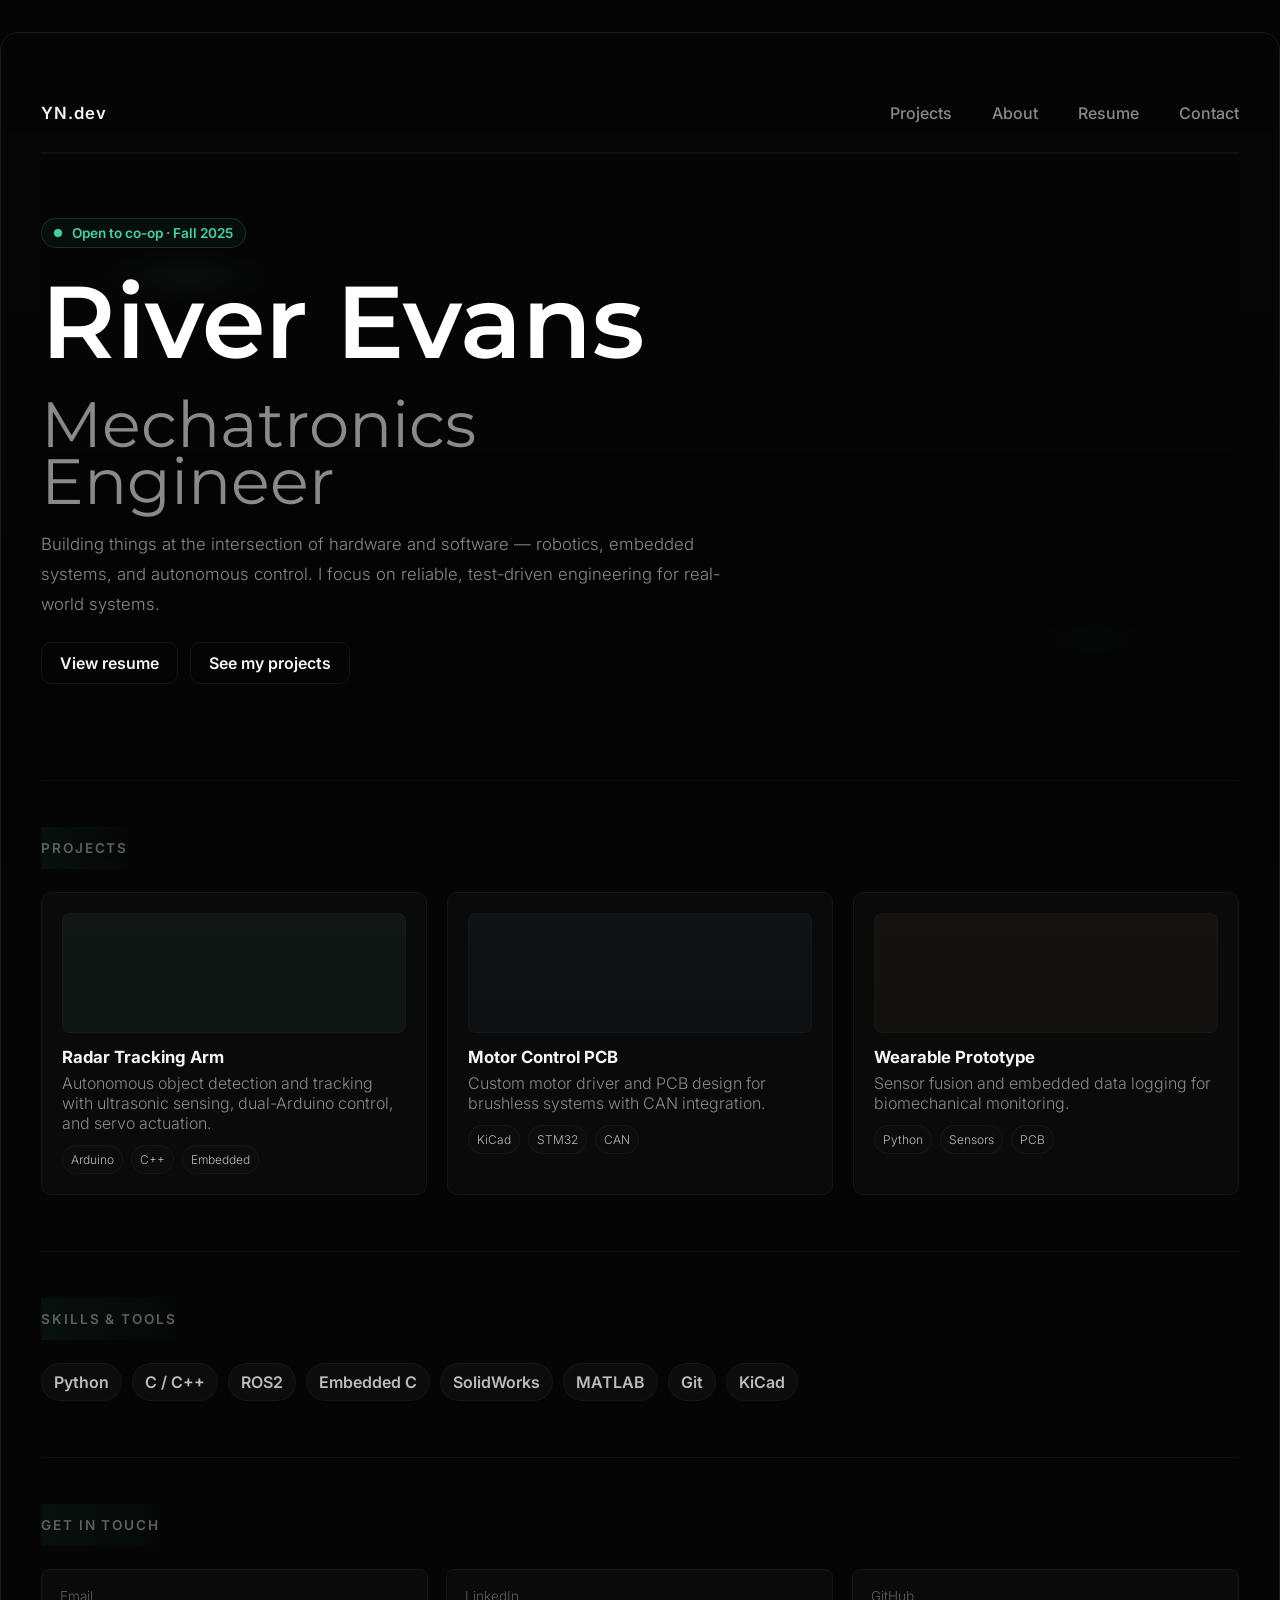
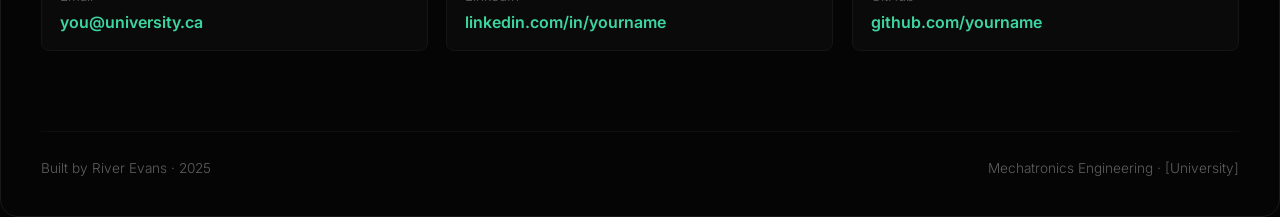
<file: index.html>
<!DOCTYPE html>
<html lang="en">
<head>
  <meta charset="UTF-8" />
  <meta name="viewport" content="width=device-width, initial-scale=1.0" />
  <title>River Evans – Portfolio</title>
  <link href="https://fonts.googleapis.com/css2?family=Inter:wght@300;400;600&family=Montserrat:wght@300;600&display=swap" rel="stylesheet">
  <link rel="stylesheet" href="style.css" />
</head>
<body>

  <div class="page-wrapper">
    <!-- Navbar -->
    <header class="navbar">
      <div class="nav-container">
        <a class="logo-text" href="#">YN.dev</a>
        <nav class="nav-links-wrap">
          <ul class="nav-links">
            <li><a href="#projects">Projects</a></li>
            <li><a href="#about">About</a></li>
            <li><a href="#resume">Resume</a></li>
            <li><a href="#contact">Contact</a></li>
          </ul>
          <button class="nav-burger" aria-label="Menu">☰</button>
        </nav>
      </div>
    </header>

    <main>
      <!-- Hero -->
      <section class="hero reveal" id="about">
        <!-- Replaced video with CSS parallax background for performance -->
        <div class="hero-content">
          <div class="status-badge"><span class="status-dot"></span> Open to co-op · Fall 2025</div>
          <h1 class="hero-title"><span class="name-line">River Evans</span><br><span class="title-line">Mechatronics Engineer</span></h1>
          <p class="hero-intro">Building things at the intersection of hardware and software — robotics, embedded systems, and autonomous control. I focus on reliable, test-driven engineering for real-world systems.</p>

          <div class="hero-ctas">
            <a class="btn outline" href="#resume">View resume</a>
            <a class="btn outline" href="#projects">See my projects</a>
          </div>
        </div>
      </section>

      <!-- Projects -->
      <section class="projects reveal stagger" id="projects">
        <div class="section-header"><span class="section-label">PROJECTS</span></div>
        <div class="projects-grid">
          <article class="project-card reveal">
            <div class="project-visual visual-green"></div>
            <h3>Radar Tracking Arm</h3>
            <p class="muted">Autonomous object detection and tracking with ultrasonic sensing, dual-Arduino control, and servo actuation.</p>
            <div class="tags"><span>Arduino</span><span>C++</span><span>Embedded</span></div>
          </article>

          <article class="project-card reveal">
            <div class="project-visual visual-blue"></div>
            <h3>Motor Control PCB</h3>
            <p class="muted">Custom motor driver and PCB design for brushless systems with CAN integration.</p>
            <div class="tags"><span>KiCad</span><span>STM32</span><span>CAN</span></div>
          </article>

          <article class="project-card reveal">
            <div class="project-visual visual-amber"></div>
            <h3>Wearable Prototype</h3>
            <p class="muted">Sensor fusion and embedded data logging for biomechanical monitoring.</p>
            <div class="tags"><span>Python</span><span>Sensors</span><span>PCB</span></div>
          </article>
        </div>
      </section>

      <!-- Skills -->
      <section class="skills reveal stagger" id="skills">
        <h2 class="section-label">SKILLS & TOOLS</h2>
        <div class="skills-row">
          <span class="skill-pill reveal">Python</span>
          <span class="skill-pill reveal">C / C++</span>
          <span class="skill-pill reveal">ROS2</span>
          <span class="skill-pill reveal">Embedded C</span>
          <span class="skill-pill reveal">SolidWorks</span>
          <span class="skill-pill reveal">MATLAB</span>
          <span class="skill-pill reveal">Git</span>
          <span class="skill-pill reveal">KiCad</span>
        </div>
      </section>

      <!-- Contact -->
      <section class="contact reveal stagger" id="contact">
        <h2 class="section-label">GET IN TOUCH</h2>
        <div class="contact-grid">
          <div class="contact-card reveal">
            <div class="contact-label">Email</div>
            <div class="contact-value"><a href="mailto:you@university.ca">you@university.ca</a></div>
          </div>
          <div class="contact-card reveal">
            <div class="contact-label">LinkedIn</div>
            <div class="contact-value"><a href="https://linkedin.com/in/yourname" target="_blank">linkedin.com/in/yourname</a></div>
          </div>
          <div class="contact-card reveal">
            <div class="contact-label">GitHub</div>
            <div class="contact-value"><a href="https://github.com/yourname" target="_blank">github.com/yourname</a></div>
          </div>
        </div>
      </section>
    </main>

    <footer class="footer">
      <div class="footer-left">Built by River Evans · 2025</div>
      <div class="footer-right">Mechatronics Engineering · [University]</div>
    </footer>
  </div>

  <script>
    // Simple burger menu for small screens
    const burger = document.querySelector('.nav-burger');
    const navLinks = document.querySelector('.nav-links');
    if (burger) {
      burger.addEventListener('click', () => {
        navLinks.classList.toggle('open');
      });
    }

    // Scroll reveal using IntersectionObserver with optional staggering
    (function(){
      const io = new IntersectionObserver((entries)=>{
        entries.forEach(entry=>{
          if(entry.isIntersecting){
            const el = entry.target;
            // if container has stagger class, reveal children with small delays
            if(el.classList.contains('stagger')){
              el.classList.add('show');
              const children = Array.from(el.querySelectorAll('.reveal'));
              children.forEach((ch,i)=>{
                setTimeout(()=> ch.classList.add('show'), i*90);
              });
            }
            el.classList.add('show');
            // also add .show to section label inside this element so header wipe plays
            const label = el.querySelector('.section-label');
            if(label) label.classList.add('show');
            io.unobserve(el);
          }
        });
      },{threshold:0.12});

      document.querySelectorAll('.reveal, .stagger').forEach(el=> io.observe(el));
    })();

    // Hero parallax: update CSS variable based on hero position (rAF throttled)
    (function(){
      const hero = document.querySelector('.hero');
      if(!hero) return;
      let ticking = false;
      function onScroll(){
        if(ticking) return;
        ticking = true;
        requestAnimationFrame(()=>{
          const rect = hero.getBoundingClientRect();
          // translate a small fraction of its offset for subtle parallax
          const translate = Math.round((rect.top) * 0.18);
          hero.style.setProperty('--hero-translate', translate + 'px');
          ticking = false;
        });
      }
      window.addEventListener('scroll', onScroll, {passive:true});
      window.addEventListener('resize', onScroll);
      onScroll();
    })();
  </script>
</body>
</html>
</file>
<file: style.css>
/* ========== CLEAN DARK PORTFOLIO CSS ========== */

/* Reset */
* { box-sizing: border-box; margin: 0; padding: 0; }
html, body { height: 100%; background: #050505; color: #f5f5f5; font-family: 'Inter', system-ui, -apple-system, 'Segoe UI', Roboto, sans-serif; font-weight: 300; }

/* Outer panel */
.page-wrapper { max-width: 1400px; margin: 32px auto; background: #050505; border: 1px solid #1a1a1a; border-radius: 18px; padding: 40px; overflow: hidden; }

/* Navbar */
.navbar { height: 80px; display: flex; align-items: center; border-bottom: 1px solid #111; }
.nav-container { width: 100%; max-width: 1320px; margin: 0 auto; display: flex; align-items: center; justify-content: space-between; }
.logo-text { color: #f5f5f5; font-weight: 600; letter-spacing: 0.06em; text-decoration: none; font-size: 1.05rem; }
.nav-links { display: flex; gap: 40px; list-style: none; align-items: center; }
.nav-links a { color: #8a8a8a; text-decoration: none; transition: color 0.22s ease; font-weight: 500; }
.nav-links a:hover { color: #ffffff; }
.nav-links a.active { color: #3dd6a0; }
.nav-burger { display: none; background: transparent; color: #f5f5f5; border: none; font-size: 1.2rem; }

/* Hero */
.hero { padding: 64px 0 96px 0; position: relative; overflow: visible; --hero-translate: 0px; }
.hero-content { max-width: 700px; text-align: left; position: relative; z-index: 3; }

/* Decorative parallax background (replaces video for performance) */
.hero::before {
  /* simplified decorative background for performance: remove expensive blur/filter */
  content: "";
  position: absolute;
  inset: -8% -4% -8% -4%;
  z-index: 0;
  /* smaller, cheaper gradients */
  background: radial-gradient(700px 240px at 15% 20%, rgba(61,214,160,0.05), transparent 12%), radial-gradient(600px 200px at 85% 70%, rgba(61,155,214,0.035), transparent 10%), linear-gradient(180deg, rgba(255,255,255,0.008), rgba(0,0,0,0.14));
  /* use GPU-friendly transform (translate3d) */
  transform: translate3d(0, var(--hero-translate), 0);
  will-change: transform, opacity;
  border-radius: 16px;
  pointer-events: none;
}
.hero::after { content: ""; position: absolute; inset: 0; background: linear-gradient(180deg, rgba(5,5,5,0.06), rgba(5,5,5,0.36)); z-index:1; border-radius: 16px; pointer-events: none; }

/* Respect reduced motion and mobile bandwidth */
@media (prefers-reduced-motion: reduce) {
  .hero-bg { display: none; }
}
@media (max-width: 680px) {
  .hero-bg { display: none; }
}
.status-badge { display: inline-flex; align-items: center; gap: 10px; padding: 6px 12px; border-radius: 999px; border: 1px solid rgba(61,214,160,0.18); background: rgba(61,214,160,0.04); color: #3dd6a0; font-weight: 600; font-size: 0.85rem; margin-bottom: 28px; }
.status-dot { width: 8px; height: 8px; background: #3dd6a0; border-radius: 50%; box-shadow: 0 0 8px rgba(61,214,160,0.08); }
.hero-title { font-family: 'Montserrat', system-ui, sans-serif; line-height: 0.9; margin: 0 0 18px 0; }
.hero-title .name-line { display: block; font-size: clamp(72px, 8vw, 120px); color: #ffffff; font-weight: 600; }
.hero-title .title-line { display: block; font-size: clamp(40px, 5vw, 64px); color: #8a8a8a; font-weight: 400; margin-top: 6px; }
.hero-intro { color: #8a8a8a; font-size: 1.05rem; line-height: 1.8; margin-bottom: 22px; }
.hero-ctas { display: flex; gap: 12px; margin-top: 12px; }
.btn { display: inline-block; padding: 10px 18px; border-radius: 10px; font-weight: 600; text-decoration: none; transition: all 0.22s ease; }
.btn.outline { border: 1px solid rgba(255,255,255,0.06); color: #f5f5f5; background: transparent; }
.btn.outline:hover { transform: translateY(-3px); border-color: rgba(61,214,160,0.28); color: #ffffff; }

/* Sections */
section { padding: 56px 0; border-top: 1px solid #0f0f0f; }
.section-label { color: #5f5f5f; letter-spacing: 0.14em; font-weight: 600; font-size: 0.85rem; display: inline-block; margin-bottom: 18px; }

/* Projects */
.projects-grid { display: grid; grid-template-columns: repeat(3, 1fr); gap: 20px; margin-top: 18px; }
.project-card { background: #0a0a0a; border: 1px solid #151515; padding: 20px; border-radius: 10px; transition: transform 0.22s ease; }
.project-card:hover { transform: translateY(-6px); /* avoid heavy box-shadow for performance */ border-color: rgba(61,214,160,0.06); }
.project-visual { height: 120px; border-radius: 8px; margin-bottom: 14px; background: linear-gradient(180deg, rgba(255,255,255,0.02), rgba(255,255,255,0.01)); border: 1px solid rgba(255,255,255,0.02); }
.visual-green { background-color: rgba(61,214,160,0.04); }
.visual-blue { background-color: rgba(61,155,214,0.03); }
.visual-amber { background-color: rgba(214,155,61,0.03); }
.project-card h3 { margin: 0 0 6px 0; font-size: 1.05rem; color: #f5f5f5; }
.project-card .muted { color: #8a8a8a; margin-bottom: 12px; }
.tags { display:flex; gap:8px; flex-wrap:wrap; }
.tags span { font-size: 0.75rem; padding:6px 8px; border-radius:999px; border:1px solid rgba(255,255,255,0.04); color:#bbb; background:#0c0c0c; }

/* Skills */
.skills-row { display:flex; gap:10px; flex-wrap:wrap; margin-top:18px; }
.skill-pill { padding:8px 12px; border-radius:999px; border:1px solid rgba(255,255,255,0.04); background:#0c0c0c; color:#bbb; font-weight:600; }

/* Contact */
.contact-grid { display:grid; grid-template-columns: repeat(3,1fr); gap:18px; margin-top:18px; }
.contact-card { background:#0a0a0a; border:1px solid #151515; padding:18px; border-radius:8px; }
.contact-label { color:#5f5f5f; font-size:0.85rem; margin-bottom:8px; }
.contact-value a { color:#3dd6a0; text-decoration:none; font-weight:600; }

/* Footer */
.footer { display:flex; justify-content:space-between; padding:28px 0 0 0; color:#5f5f5f; font-size:0.85rem; border-top:1px solid #0f0f0f; margin-top:24px; }

/* Responsive */
@media (max-width: 992px) { .projects-grid { grid-template-columns: repeat(2,1fr); } }
@media (max-width: 680px) {
  .nav-links { display:none; position:absolute; top:80px; right:40px; background:#050505; padding:16px; border:1px solid #111; border-radius:8px; }
  .nav-links.open { display:flex; flex-direction:column; gap:12px; }
  .nav-burger { display:inline-block; }
  .projects-grid { grid-template-columns: 1fr; }
  .contact-grid { grid-template-columns: 1fr; }
  .hero-content { max-width: 100%; }
  .hero-title .name-line { font-size: clamp(40px, 12vw, 72px); }
  .hero-title .title-line { font-size: clamp(22px, 6vw, 32px); }
  .hero-ctas { flex-direction: column; }
  .btn { width: 100%; text-align:center; }
}


/* ========== SCROLL REVEAL (PERFORMANCE-FRIENDLY) ========== */
.reveal { opacity: 0; transform: translateY(14px) scale(.997); transition: opacity 380ms cubic-bezier(.2,.9,.3,1), transform 380ms cubic-bezier(.2,.9,.3,1); will-change: opacity, transform; }
.reveal.show { opacity: 1; transform: translateY(0) scale(1); }

/* stagger helper: when a container gets .show, reveal children with delays */
.stagger > * { opacity: 0; transform: translateY(14px); }
.stagger.show > * { opacity: 1; transform: translateY(0); transition: opacity 520ms ease, transform 520ms ease; }

/* status badge subtle pulse */
.status-badge { position: relative; }
.status-badge .status-dot { transition: box-shadow 420ms ease; }
@keyframes pulse-dot { 0% { box-shadow: 0 0 0 0 rgba(61,214,160,0.12); } 70% { box-shadow: 0 0 0 8px rgba(61,214,160,0); } 100% { box-shadow: 0 0 0 0 rgba(61,214,160,0); } }
.status-badge .status-dot { animation: pulse-dot 2.8s infinite ease-in-out; }

/* Section header wipe (clip-path) */
.section-label { position: relative; overflow: visible; }
.section-label::before { content: ""; position: absolute; left: 0; top: 50%; transform: translateY(-50%); height: 42px; width: 100%; background: linear-gradient(90deg, rgba(61,214,160,0.06), rgba(61,214,160,0.02)); transform-origin: left; clip-path: inset(0 100% 0 0); transition: clip-path 520ms cubic-bezier(.2,.9,.3,1); z-index:-1; }
.section-label.show::before { clip-path: inset(0 0 0 0); }

/* Project visual subtle parallax on scroll using transform set by JS */
.project-visual { will-change: transform; }

/* small utility */
.muted { color: #8a8a8a; }

/* end of file cleanly */
</file>
